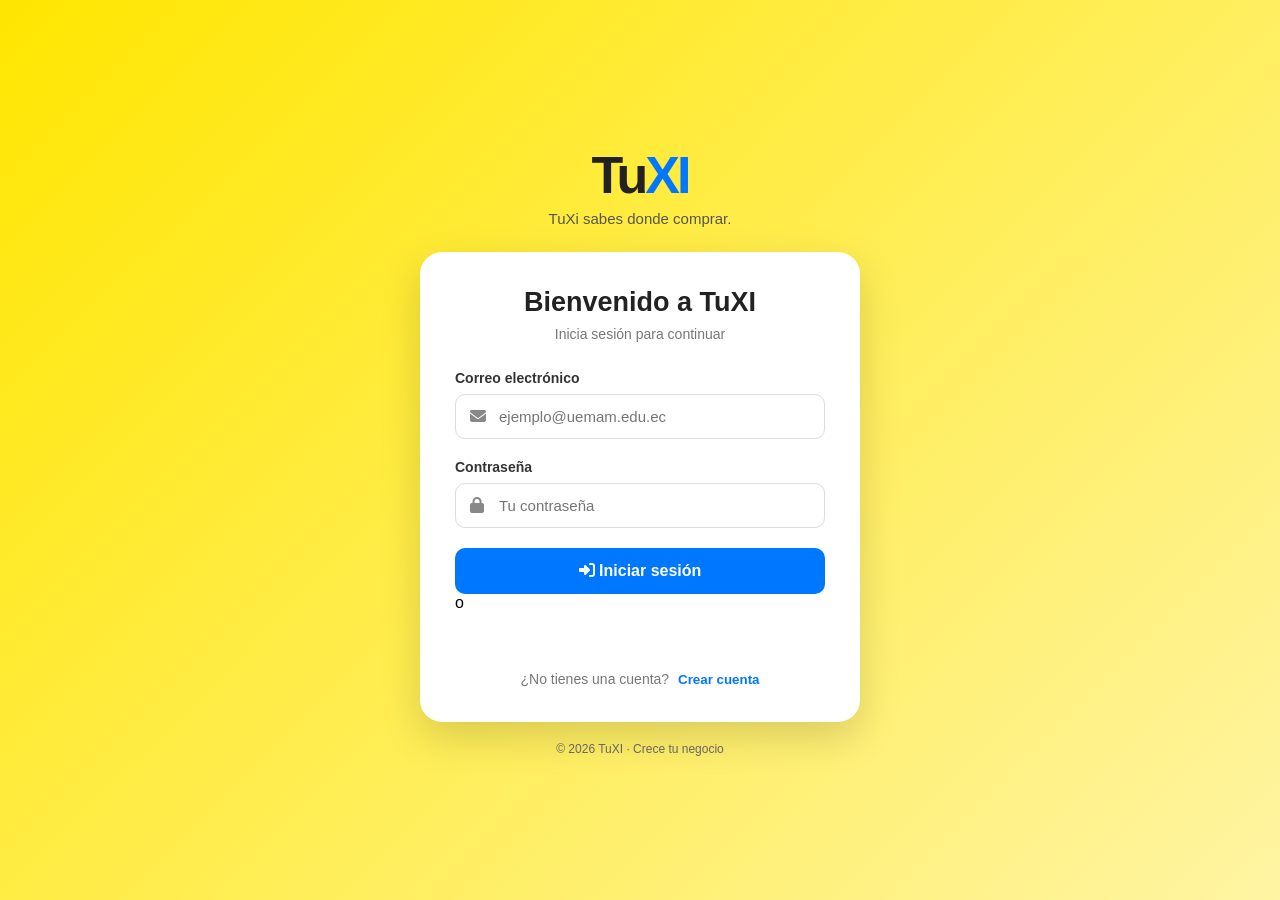
<file: index.html>
<!DOCTYPE html>
<html lang="es">
<head>

    <meta charset="UTF-8"/>
    <meta http-equiv="refresh" content="0; url=./MercadoLibre.Web/"/>

    <meta charset="UTF-8"/>
    <meta http-equiv="refresh" content="0; url=./MercadoLibre.Web/"/>
    <script>window.location.href = "./MercadoLibre.Web/";</script>
    <title>Cargando...</title>
</head>
<body>
    <p>Cargando la tienda...</p>
</body>
</html>
</file>
<file: MercadoLibre.Web/assets/css/styles.css>
* {
    margin: 0;
    padding: 0;
    box-sizing: border-box;
    font-family: 'Proxima Nova', -apple-system, BlinkMacSystemFont, 'Segoe UI', Roboto, Helvetica, Arial, sans-serif;
}

.btn-delete-product {
    margin-top: 8px;
    padding: 5px 10px;
    border: 1px solid #d33;
    color: #d33;
    background: #fff;
    border-radius: 6px;
    cursor: pointer;
    font-size: 13px;
}

.btn-delete-product:hover {
    background: #d33;
    color: #fff;
} 

body {
    background-color: #ebebeb;
    color: #333;
}

/* Header Mercado Libre Style */
.ml-header {
    background-color: #ffe600;
    padding: 10px 0;
    box-shadow: 0 1px 2px 0 rgba(0,0,0,0.1);
    position: sticky;
    top: 0;
    z-index: 100;
}

.header-container {
    max-width: 1200px;
    margin: 0 auto;
    padding: 0 15px;
}

.header-top {
    display: flex;
    align-items: center;
    justify-content: space-between;
    gap: 20px;
}

.logo-text {
    font-size: 24px;
    color: #2d3277;
    text-decoration: none;
}

.search-bar {
    flex: 1;
    display: flex;
    background: #fff;
    border-radius: 2px;
    box-shadow: 0 1px 2px 0 rgba(0,0,0,0.2);
}

.search-bar input {
    width: 100%;
    border: none;
    padding: 10px 15px;
    font-size: 15px;
    outline: none;
}

.search-bar button {
    border: none;
    background: transparent;
    padding: 0 15px;
    color: #666;
    cursor: pointer;
}

.header-nav {
    display: flex;
    justify-content: space-between;
    align-items: center;
    margin-top: 12px;
}

.nav-address {
    display: flex;
    align-items: center;
    gap: 6px;
    font-size: 12px;
    cursor: pointer;
}

.nav-categories {
    display: flex;
    list-style: none;
    gap: 15px;
}

.nav-categories a {
    text-decoration: none;
    color: rgba(51,51,51,.6);
    font-size: 14px;
}

.nav-categories a:hover {
    color: #333;
}

.nav-user-actions {
    display: flex;
    align-items: center;
    gap: 15px;
}

.btn-sell {
    background: transparent;
    border: 1px solid #2d3277;
    color: #2d3277;
    padding: 5px 12px;
    border-radius: 4px;
    font-weight: 600;
    cursor: pointer;
}

.cart-btn {
    position: relative;
    color: #333;
    font-size: 18px;
    text-decoration: none;
}

.badge {
    position: absolute;
    top: -8px;
    right: -10px;
    background: #de1d1d;
    color: white;
    font-size: 11px;
    padding: 2px 6px;
    border-radius: 10px;
    font-weight: bold;
}

/* Layout */
.main-container {
    max-width: 1200px;
    margin: 20px auto;
    padding: 0 15px;
}

.hero-banner {
    background: linear-gradient(135deg, #003087, #0072ce);
    color: white;
    padding: 25px;
    border-radius: 6px;
    margin-bottom: 20px;
    text-align: center;
}

.content-layout {
    display: grid;
    grid-template-columns: 240px 1fr;
    gap: 20px;
}

.sidebar-filters {
    background: #fff;
    padding: 15px;
    border-radius: 6px;
    height: fit-content;
}

.filter-group {
    margin-top: 15px;
}

.filter-btn {
    display: block;
    width: 100%;
    text-align: left;
    background: none;
    border: none;
    padding: 6px 0;
    cursor: pointer;
    color: #3483fa;
}

.filter-btn.active {
    font-weight: bold;
    color: #333;
}

/* Products Grid */
.products-grid-section {
    background: #fff;
    padding: 15px;
    border-radius: 6px;
}

.grid-header {
    display: flex;
    justify-content: space-between;
    align-items: center;
    margin-bottom: 15px;
    padding-bottom: 10px;
    border-bottom: 1px solid #eee;
}

.products-grid {
    display: grid;
    grid-template-columns: repeat(auto-fill, minmax(210px, 1fr));
    gap: 15px;
}

.product-card {
    border: 1px solid #eee;
    border-radius: 6px;
    overflow: hidden;
    background: #fff;
    transition: transform 0.2s, box-shadow 0.2s;
    cursor: pointer;
}

.product-card:hover {
    transform: translateY(-3px);
    box-shadow: 0 6px 16px rgba(0,0,0,0.1);
}

.product-card img {
    width: 100%;
    height: 180px;
    object-fit: contain;
    padding: 10px;
}

.card-details {
    padding: 12px;
}

.price {
    font-size: 22px;
    font-weight: 500;
    color: #333;
}

.shipping {
    color: #00a650;
    font-size: 12px;
    font-weight: 600;
    margin-top: 4px;
}

.card-title {
    font-size: 14px;
    color: #666;
    margin-top: 6px;
    line-height: 1.3;
}

/* Modal and Drawer */
.modal {
    display: none;
    position: fixed;
    top: 0;
    left: 0;
    width: 100%;
    height: 100%;
    background: rgba(0,0,0,0.5);
    z-index: 1000;
}

.modal-content {
    background: #fff;
    margin: 5% auto;
    padding: 25px;
    width: 90%;
    max-width: 500px;
    border-radius: 8px;
    position: relative;

    /* NUEVO: que el contenido haga scroll dentro del modal */
    max-height: 90vh;
    overflow-y: auto;
}

.modal-content.large {
    max-width: 850px;
}

.close-modal {
    position: absolute;
    right: 15px;
    top: 10px;
    font-size: 24px;
    cursor: pointer;
}

/* Cart Drawer */
.cart-drawer {
    position: fixed;
    right: -380px;
    top: 0;
    width: 360px;
    height: 100%;
    background: #fff;
    box-shadow: -2px 0 10px rgba(0,0,0,0.2);
    transition: right 0.3s ease;
    z-index: 1001;
    display: flex;
    flex-direction: column;
}

.cart-drawer.open {
    right: 0;
}

.drawer-header {
    padding: 15px;
    background: #ffe600;
    display: flex;
    justify-content: space-between;
    align-items: center;
}

.drawer-body {
    flex: 1;
    overflow-y: auto;
    padding: 15px;
}

.drawer-footer {
    padding: 15px;
    border-top: 1px solid #eee;
}

.btn-checkout {
    width: 100%;
    background: #3483fa;
    color: white;
    border: none;
    padding: 12px;
    border-radius: 6px;
    font-size: 16px;
    font-weight: 600;
    cursor: pointer;
}

.btn-checkout:hover {
    background: #2968c8;
}

/* Form Styles */
.form-group {
    margin-bottom: 12px;
}

.form-group label {
    display: block;
    font-size: 13px;
    margin-bottom: 4px;
    font-weight: bold;
}

.form-group input, .form-group select, .form-group textarea {
    width: 100%;
    padding: 8px;
    border: 1px solid #ccc;
    border-radius: 4px;
}

.btn-submit {
    width: 100%;
    background: #3483fa;
    color: white;
    border: none;
    padding: 10px;
    border-radius: 4px;
    font-weight: bold;
    cursor: pointer;
}
<<<<<<< HEAD

/* =========================================
   NOTIFICACIONES TuXI
   ========================================= */

.notification-container {
    position: fixed;
    top: 85px;
    right: 25px;
    z-index: 99999;

    display: flex;
    flex-direction: column;
    gap: 12px;

    pointer-events: none;
}

.tuxi-notification {
    width: 330px;
    min-height: 72px;

    background: #ffffff;
    border-radius: 12px;

    box-shadow: 0 8px 30px rgba(0, 0, 0, 0.15);

    display: flex;
    align-items: center;

    padding: 14px 16px;

    transform: translateX(120%);
    opacity: 0;

    transition:
        transform 0.35s ease,
        opacity 0.35s ease;

    pointer-events: auto;
}

.tuxi-notification.show {
    transform: translateX(0);
    opacity: 1;
}

.notification-icon {
    width: 42px;
    height: 42px;

    border-radius: 50%;

    display: flex;
    align-items: center;
    justify-content: center;

    margin-right: 12px;

    font-size: 18px;
    flex-shrink: 0;
}

.notification-content {
    flex: 1;
}

.notification-title {
    font-size: 15px;
    font-weight: 700;
    margin-bottom: 3px;
    color: #333;
}

.notification-message {
    font-size: 13px;
    color: #666;
    line-height: 1.3;
}

.notification-close {
    border: none;
    background: transparent;

    color: #999;

    font-size: 18px;

    cursor: pointer;

    margin-left: 8px;
}

.notification-close:hover {
    color: #333;
}

/* ÉXITO */

.tuxi-notification.success {
    border-left: 4px solid #28a745;
}

.tuxi-notification.success .notification-icon {
    background: #e8f7ed;
    color: #28a745;
}

/* ERROR */

.tuxi-notification.error {
    border-left: 4px solid #dc3545;
}

.tuxi-notification.error .notification-icon {
    background: #fdeaea;
    color: #dc3545;
}

/* ADVERTENCIA */

.tuxi-notification.warning {
    border-left: 4px solid #f0ad00;
}

.tuxi-notification.warning .notification-icon {
    background: #fff5d9;
    color: #f0ad00;
}

/* INFORMACIÓN */

.tuxi-notification.info {
    border-left: 4px solid #3483fa;
}

.tuxi-notification.info .notification-icon {
    background: #eaf2ff;
    color: #3483fa;
}


/* =========================================
   RESPONSIVE
   ========================================= */

@media (max-width: 600px) {

    .notification-container {
        top: 75px;
        right: 12px;
        left: 12px;
    }

    .tuxi-notification {
        width: auto;
    }
}

/* =========================================
   MODAL PERSONALIZADO DE CIERRE DE SESIÓN
   ========================================= */

.custom-confirm-overlay {
    position: fixed;

    inset: 0;

    background: rgba(0, 0, 0, 0.35);

    backdrop-filter: blur(4px);

    display: flex;

    align-items: center;
    justify-content: center;

    z-index: 100000;

    opacity: 0;

    visibility: hidden;

    transition:
        opacity 0.25s ease,
        visibility 0.25s ease;
}


/* Cuando está abierto */

.custom-confirm-overlay.show {
    opacity: 1;

    visibility: visible;
}


/* Caja */

.custom-confirm-box {
    width: 380px;

    max-width: calc(100% - 30px);

    background: #ffffff;

    border-radius: 18px;

    padding: 28px;

    text-align: center;

    box-shadow:
        0 20px 60px rgba(0, 0, 0, 0.22);

    transform: scale(0.85) translateY(20px);

    transition:
        transform 0.3s cubic-bezier(.34,1.56,.64,1);
}


/* Animación de entrada */

.custom-confirm-overlay.show .custom-confirm-box {

    transform:
        scale(1)
        translateY(0);

}


/* Icono */

.confirm-icon {

    width: 64px;
    height: 64px;

    margin: 0 auto 16px;

    border-radius: 50%;

    display: flex;

    align-items: center;
    justify-content: center;

    background: #eef4ff;

    color: #3483fa;

    font-size: 25px;

}


/* Título */

.custom-confirm-box h3 {

    margin: 0 0 8px;

    font-size: 21px;

    color: #333;

}


/* Texto */

.custom-confirm-box p {

    margin: 0 0 25px;

    color: #666;

    font-size: 14px;

    line-height: 1.5;

}


/* Botones */

.confirm-buttons {

    display: flex;

    gap: 10px;

    justify-content: center;

}


/* Botón cancelar */

.confirm-cancel,
.confirm-logout {

    border: none;

    padding: 11px 20px;

    border-radius: 9px;

    font-size: 14px;

    font-weight: 600;

    cursor: pointer;

    transition:
        transform 0.2s ease,
        background 0.2s ease;
}


.confirm-cancel {

    background: #f1f1f1;

    color: #555;

}


.confirm-cancel:hover {

    background: #e5e5e5;

    transform: translateY(-1px);

}


/* Botón cerrar sesión */

.confirm-logout {

    background: #3483fa;

    color: white;

}


.confirm-logout:hover {

    background: #2968c8;

    transform: translateY(-1px);

}


/* Animación pequeña del icono */

.custom-confirm-overlay.show .confirm-icon {

    animation:
        confirmIconPop 0.45s ease;
}


@keyframes confirmIconPop {

    0% {

        transform: scale(0.5);

        opacity: 0;

    }

    70% {

        transform: scale(1.1);

    }

    100% {

        transform: scale(1);

        opacity: 1;

    }

}


/* Responsive */

@media (max-width: 500px) {

    .custom-confirm-box {

        padding: 24px;

    }

    .confirm-buttons {

        flex-direction: column;

    }

    .confirm-cancel,
    .confirm-logout {

        width: 100%;

    }

}



/* =========================================
   MENÚ DEL USUARIO
========================================= */

.user-menu-container {
    position: relative;
}

.user-menu-button {
    display: flex;
    align-items: center;
    gap: 8px;
    background: none;
    border: none;
    cursor: pointer;
    font-family: inherit;
}

.user-arrow {
    font-size: 11px;
    margin-left: 3px;
    transition: transform 0.2s ease;
}

.user-menu-container.active .user-arrow {
    transform: rotate(180deg);
}

.user-dropdown {
    position: absolute;
    top: calc(100% + 10px);
    right: 0;

    width: 260px;

    background: #ffffff;
    border: 1px solid #e6e6e6;
    border-radius: 10px;

    box-shadow: 0 8px 25px rgba(0, 0, 0, 0.15);

    padding: 8px;

    display: none;

    z-index: 9999;
}

.user-menu-container.active .user-dropdown {
    display: block;
}

/* Cabecera */

.user-dropdown-header {
    display: flex;
    align-items: center;
    gap: 12px;

    padding: 12px;
}

.user-dropdown-header > i {
    font-size: 35px;
    color: #3483fa;
}

.user-dropdown-header div {
    display: flex;
    flex-direction: column;
    min-width: 0;
}

.user-dropdown-header strong {
    font-size: 15px;
    color: #333;

    overflow: hidden;
    text-overflow: ellipsis;
    white-space: nowrap;
}

.user-dropdown-header small {
    color: #888;
    font-size: 12px;
    margin-top: 2px;
}

/* Separador */

.user-dropdown-divider {
    height: 1px;
    background: #eeeeee;
    margin: 6px 0;
}

/* Opciones */

.user-dropdown-item {
    width: 100%;

    display: flex;
    align-items: center;
    gap: 12px;

    padding: 11px 12px;

    border: none;
    background: transparent;

    border-radius: 7px;

    cursor: pointer;

    font-family: inherit;
    font-size: 14px;

    color: #333;

    text-align: left;

    transition: background 0.15s ease;
}

.user-dropdown-item:hover {
    background: #f5f5f5;
}

.user-dropdown-item i {
    width: 20px;
    text-align: center;
    color: #666;
}

.logout-item {
    color: #d93025;
}

.logout-item i {
    color: #d93025;
}

.logout-item:hover {
    background: #fff1f0;
}


/* =========================================
   TUXI - CHAT PRIVADO
========================================= */

.tuxi-chat-modal {
    z-index: 1200;
}

.tuxi-chat-window {
    width: min(1050px, 95vw);
    max-width: 1050px;
    height: min(720px, 90vh);
    padding: 0;
    overflow: hidden;
    border-radius: 16px;
    display: flex;
    flex-direction: column;
}

.tuxi-chat-header {
    display: flex;
    align-items: center;
    justify-content: space-between;
    gap: 16px;
    padding: 18px 24px;
    border-bottom: 1px solid #e5e7eb;
    background: #fff;
}

.tuxi-chat-header h2 {
    margin: 0 0 5px;
    color: #243b53;
}

.tuxi-chat-header p {
    margin: 0;
    color: #64748b;
    font-size: 13px;
}

.tuxi-chat-header .close-modal {
    position: static;
    font-size: 30px;
    cursor: pointer;
}

.tuxi-chat-layout {
    display: grid;
    grid-template-columns: 320px minmax(0, 1fr);
    flex: 1;
    min-height: 0;
}

.tuxi-chat-sidebar {
    display: flex;
    flex-direction: column;
    min-height: 0;
    background: #f8fafc;
    border-right: 1px solid #e2e8f0;
}

.tuxi-chat-search {
    padding: 16px;
    border-bottom: 1px solid #e2e8f0;
}

.tuxi-chat-search label {
    display: block;
    margin-bottom: 8px;
    font-size: 13px;
    font-weight: 700;
    color: #334155;
}

.tuxi-chat-search input {
    width: 100%;
    box-sizing: border-box;
    padding: 11px 12px;
    border: 1px solid #cbd5e1;
    border-radius: 9px;
    outline: none;
    background: #fff;
}

.tuxi-chat-search input:focus,
.private-chat-form input:focus {
    border-color: #3483fa;
    box-shadow: 0 0 0 3px rgba(52, 131, 250, 0.12);
}

.chat-search-results {
    max-height: 170px;
    overflow-y: auto;
    margin-top: 8px;
}

.tuxi-conversations-heading {
    padding: 12px 16px 6px;
}

.tuxi-conversations-heading h3 {
    margin: 0;
    font-size: 14px;
    color: #334155;
}

.chat-conversation-list {
    flex: 1;
    overflow-y: auto;
    padding: 6px;
}

.chat-user-result,
.chat-conversation-item {
    display: flex;
    align-items: center;
    gap: 10px;
    width: 100%;
    padding: 11px;
    border: none;
    border-radius: 10px;
    text-align: left;
    cursor: pointer;
    background: transparent;
    color: #1e293b;
}

.chat-user-result:hover,
.chat-conversation-item:hover {
    background: #eaf2ff;
}

.chat-conversation-item.selected {
    background: #dbeafe;
}

.chat-avatar {
    flex-shrink: 0;
    display: flex;
    align-items: center;
    justify-content: center;
    width: 42px;
    height: 42px;
    border-radius: 50%;
    background: #dbeafe;
    color: #1d4ed8;
    font-weight: 700;
}

.chat-user-info,
.chat-conversation-info {
    display: flex;
    flex: 1;
    flex-direction: column;
    min-width: 0;
    gap: 4px;
}

.chat-user-info strong,
.chat-conversation-info strong {
    overflow: hidden;
    text-overflow: ellipsis;
    white-space: nowrap;
    font-size: 13px;
}

.chat-user-info small,
.chat-conversation-info small {
    overflow: hidden;
    text-overflow: ellipsis;
    white-space: nowrap;
    color: #64748b;
    font-size: 11px;
}

.chat-conversation-time {
    align-self: flex-start;
    white-space: nowrap;
}

.tuxi-chat-main {
    display: flex;
    flex-direction: column;
    min-width: 0;
    min-height: 0;
    background: #fff;
}

.tuxi-private-chat-header {
    display: flex;
    align-items: center;
    gap: 12px;
    padding: 14px 20px;
    border-bottom: 1px solid #e2e8f0;
}

.tuxi-private-chat-header h3 {
    margin: 0 0 4px;
    font-size: 16px;
}

.tuxi-private-chat-header p {
    margin: 0;
    color: #64748b;
    font-size: 12px;
}

.private-chat-placeholder {
    display: flex;
    flex: 1;
    flex-direction: column;
    align-items: center;
    justify-content: center;
    padding: 25px;
    text-align: center;
    color: #64748b;
}

.private-chat-placeholder > i {
    margin-bottom: 16px;
    font-size: 48px;
    color: #93c5fd;
}

.private-chat-placeholder h3 {
    margin: 0 0 8px;
    color: #334155;
}

.private-chat-placeholder p {
    max-width: 300px;
    line-height: 1.6;
}

.private-chat-messages {
    display: flex;
    flex: 1;
    flex-direction: column;
    gap: 12px;
    min-height: 0;
    overflow-y: auto;
    padding: 20px;
    background: #f8fafc;
}

.private-message {
    display: flex;
    flex-direction: column;
    max-width: 78%;
    gap: 4px;
}

.private-message.my-message {
    align-self: flex-end;
    align-items: flex-end;
}

.private-message.other-message {
    align-self: flex-start;
    align-items: flex-start;
}

.private-message-bubble {
    padding: 11px 14px;
    border-radius: 14px;
    overflow-wrap: anywhere;
    white-space: pre-wrap;
    line-height: 1.5;
    font-size: 14px;
}

.my-message .private-message-bubble {
    background: #3483fa;
    color: #fff;
    border-bottom-right-radius: 4px;
}

.other-message .private-message-bubble {
    background: #fff;
    color: #1e293b;
    border: 1px solid #e2e8f0;
    border-bottom-left-radius: 4px;
}

.private-message-time {
    color: #94a3b8;
    font-size: 10px;
}

.private-chat-form {
    display: flex;
    align-items: center;
    gap: 10px;
    padding: 14px;
    border-top: 1px solid #e2e8f0;
    background: #fff;
}

.private-chat-form[hidden] {
    display: none !important;
}

.private-chat-form input {
    flex: 1;
    min-width: 0;
    padding: 12px 14px;
    border: 1px solid #cbd5e1;
    border-radius: 22px;
    outline: none;
}

.private-chat-form button {
    display: flex;
    align-items: center;
    justify-content: center;
    flex-shrink: 0;
    width: 44px;
    height: 44px;
    border: none;
    border-radius: 50%;
    background: #3483fa;
    color: white;
    cursor: pointer;
}

.private-chat-form button:hover {
    background: #2968c8;
}

.private-chat-form button:disabled {
    opacity: 0.5;
    cursor: not-allowed;
}

.chat-empty-state {
    margin: 12px 6px;
    color: #64748b;
    font-size: 12px;
    line-height: 1.5;
    text-align: center;
}

/* Adaptación a pantallas pequeñas */

@media (max-width: 650px) {
    .tuxi-chat-window {
        width: 96vw;
        height: 92vh;
        border-radius: 12px;
    }

    .tuxi-chat-layout {
        grid-template-columns: 120px minmax(0, 1fr);
    }

    .tuxi-chat-header {
        padding: 14px;
    }

    .tuxi-chat-search {
        padding: 9px;
    }

    .tuxi-chat-search input {
        padding: 8px;
        font-size: 11px;
    }

    .chat-user-result,
    .chat-conversation-item {
        gap: 6px;
        padding: 7px 4px;
    }

    .chat-avatar {
        width: 30px;
        height: 30px;
        font-size: 12px;
    }

    .chat-user-info strong,
    .chat-conversation-info strong {
        font-size: 11px;
    }

    .chat-user-info small,
    .chat-conversation-info small,
    .chat-conversation-time {
        font-size: 9px;
    }

    .tuxi-private-chat-header {
        padding: 12px 8px;
        gap: 8px;
    }

    .tuxi-private-chat-header h3 {
        font-size: 13px;
        overflow-wrap: anywhere;
    }

    .tuxi-private-chat-header p {
        font-size: 10px;
        overflow-wrap: anywhere;
    }

    .private-chat-messages {
        padding: 10px;
    }

    .private-message {
        max-width: 92%;
    }

    .private-message-bubble {
        padding: 9px 10px;
        font-size: 12px;
    }

    .private-chat-form {
        padding: 8px;
        gap: 6px;
    }

    .private-chat-form input {
        padding: 10px;
        font-size: 12px;
    }

    .private-chat-form button {
        width: 36px;
        height: 36px;
    }
}
</file>
<file: MercadoLibre.Web/assets/css/auth.css>
* {
    box-sizing: border-box;
    margin: 0;
    padding: 0;
}

body {
    font-family: Arial, Helvetica, sans-serif;
    min-height: 100vh;
    background: linear-gradient(
        135deg,
        #ffe600,
        #fff4a3
    );
}

.auth-page {
    min-height: 100vh;

    display: flex;
    justify-content: center;
    align-items: center;

    padding: 30px 20px;
}

.auth-container {
    width: 100%;
    max-width: 440px;

    display: flex;
    flex-direction: column;
    align-items: center;
}

.auth-logo {
    text-align: center;
    margin-bottom: 25px;
}

.logo-text {
    font-size: 52px;
    font-weight: 800;
    color: #222;
    letter-spacing: -3px;
}

.logo-text b {
    color: #0077ff;
}

.auth-logo p {
    margin-top: 5px;
    color: #555;
    font-size: 15px;
}

.auth-card {
    width: 100%;

    background: white;

    border-radius: 22px;

    padding: 35px;

    box-shadow:
        0 15px 40px rgba(0, 0, 0, 0.15);

    transition: 0.3s ease;
}

.auth-header {
    text-align: center;
    margin-bottom: 28px;
}

.auth-header h1 {
    font-size: 27px;
    color: #222;
    margin-bottom: 8px;
}

.auth-header p {
    color: #777;
    font-size: 14px;
}

.form-group {
    margin-bottom: 20px;
}

.form-group label {
    display: block;
    font-weight: 600;
    font-size: 14px;
    margin-bottom: 8px;
    color: #333;
}

.input-container {
    position: relative;
}

.input-container i {
    position: absolute;

    left: 15px;
    top: 50%;

    transform: translateY(-50%);

    color: #888;
}

.input-container input {
    width: 100%;

    padding: 13px 15px 13px 43px;

    border: 1px solid #ddd;

    border-radius: 10px;

    outline: none;

    font-size: 15px;

    transition: 0.2s ease;
}

.input-container input:focus {
    border-color: #0077ff;

    box-shadow:
        0 0 0 3px rgba(0, 119, 255, 0.1);
}

.auth-button {
    width: 100%;

    border: none;

    padding: 14px;

    border-radius: 10px;

    background: #0077ff;

    color: white;

    font-size: 16px;

    font-weight: bold;

    cursor: pointer;

    transition: 0.2s ease;
}

.auth-button:hover {
    background: #005fd1;

    transform: translateY(-1px);
}

.auth-button:active {
    transform: translateY(0);
}

.auth-switch {
    margin-top: 24px;

    text-align: center;

    font-size: 14px;

    color: #777;
}

.auth-switch button {
    border: none;

    background: none;

    color: #0077ff;

    font-weight: bold;

    cursor: pointer;

    margin-left: 5px;
}

.auth-switch button:hover {
    text-decoration: underline;
}

.auth-message {
    min-height: 20px;

    margin-top: 15px;

    text-align: center;

    font-size: 14px;
}

.auth-message.success {
    color: #159447;
}

.auth-message.error {
    color: #d93025;
}

.hidden {
    display: none;
}

.auth-section {
    animation: fadeIn 0.25s ease;
}

@keyframes fadeIn {

    from {
        opacity: 0;
        transform: translateY(8px);
    }

    to {
        opacity: 1;
        transform: translateY(0);
    }

}

.auth-footer {
    margin-top: 20px;

    font-size: 12px;

    color: #666;

    text-align: center;
}

@media (max-width: 500px) {

    .auth-card {
        padding: 25px 20px;
    }

    .logo-text {
        font-size: 44px;
    }

    .auth-header h1 {
        font-size: 24px;
    }

}
</file>
